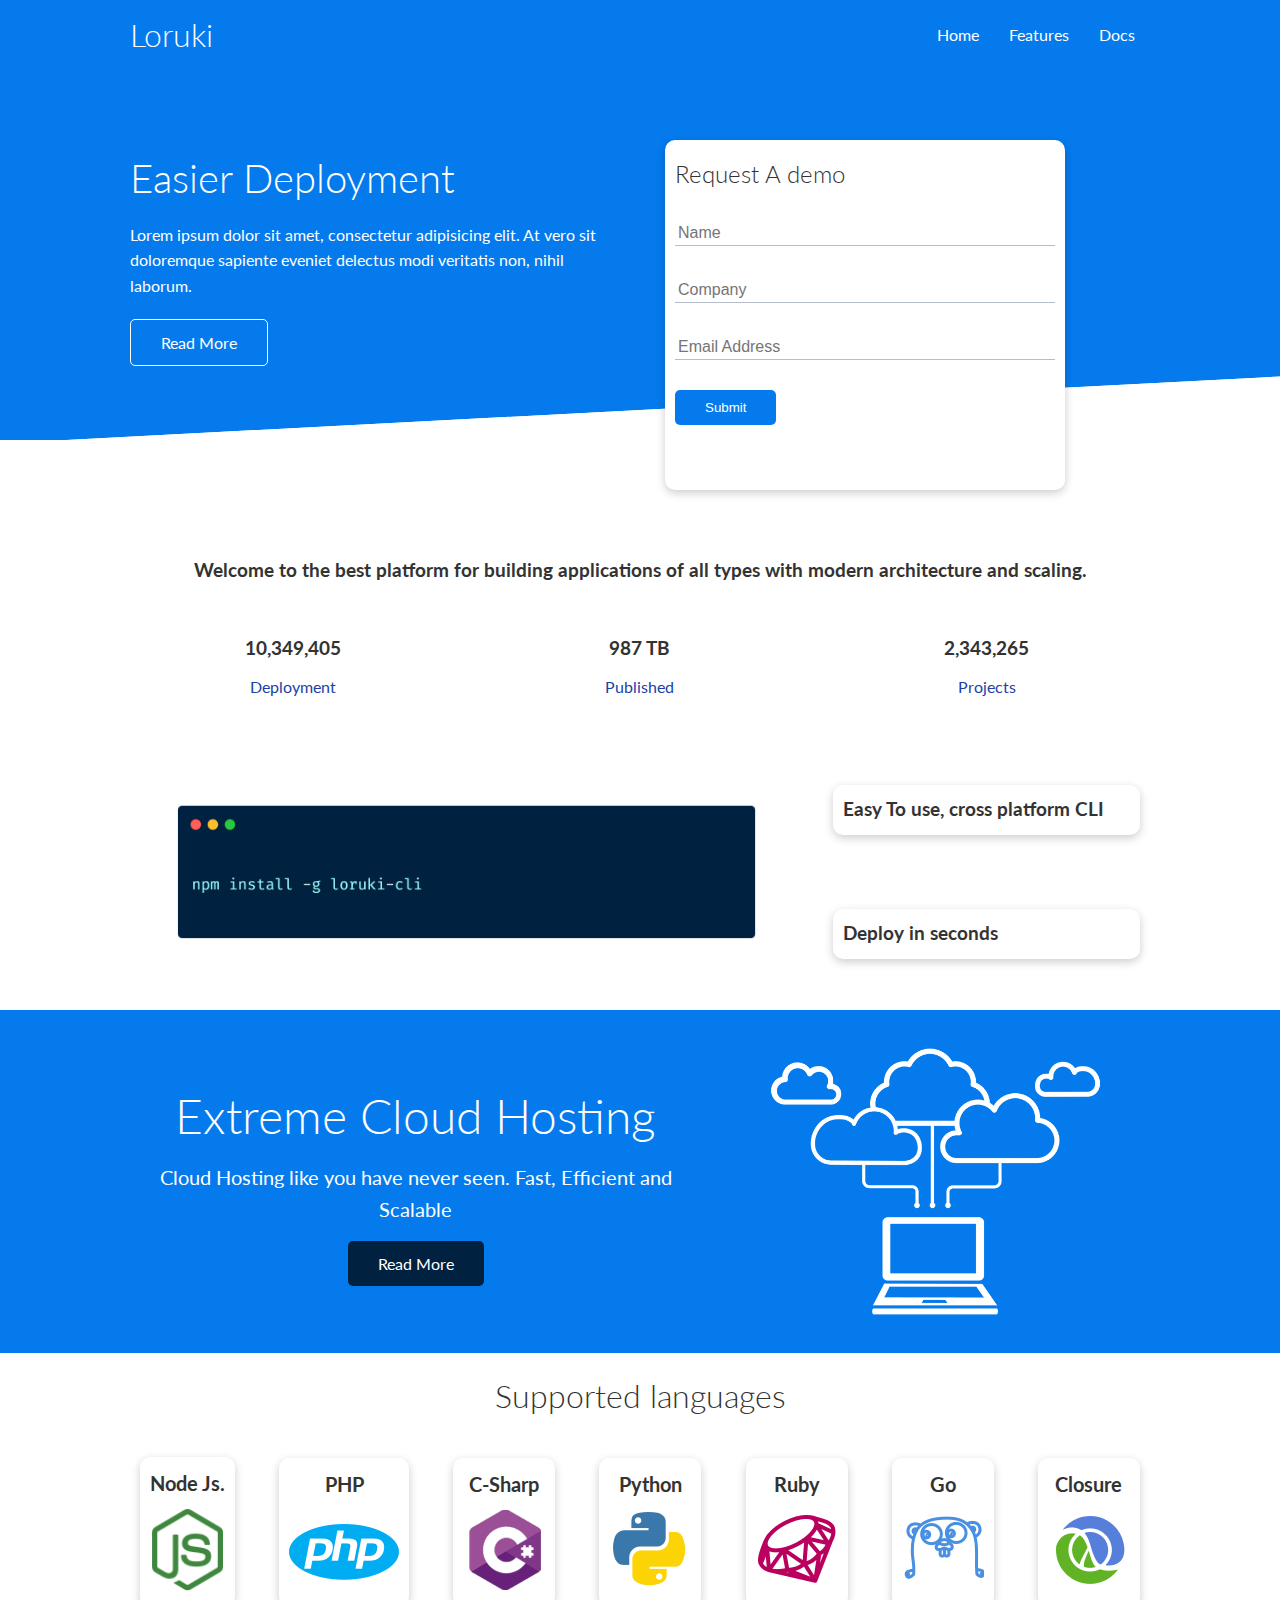
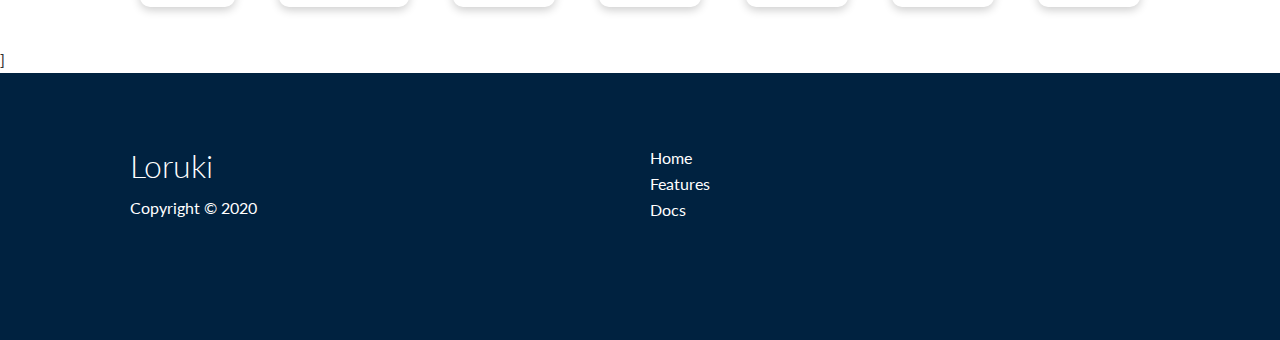
<file: index.html>
<!DOCTYPE html>
<html lang="en">
<head>
    <meta charset="UTF-8">
    <meta http-equiv="X-UA-Compatible" content="IE=edge">
    <meta name="viewport" content="width=device-width, initial-scale=1.0">
<link rel="stylesheet" href="https://cdnjs.cloudflare.com/ajax/libs/font-awesome/5.15.1/css/all.min.css"
    integrity="sha512-+4zCK9k+qNFUR5X+cKL9EIR+ZOhtIloNl9GIKS57V1MyNsYpYcUrUeQc9vNfzsWfV28IaLL3i96P9sdNyeRssA=="
    crossorigin="anonymous" />
    <link rel="stylesheet" href="./css/styles.css">
    <link rel="stylesheet" href="./css/utilities.css">
    <title>Document</title>
</head>
<body>
    <!--Nav Bar  -->
  <div class="navbar">
      <div class="container flex">
         <h1 class="logo">Loruki</h1> 
      <nav>
          <ul>
              <li><a href="index.html">Home</a></li>
              <li><a href="features.html">Features</a></li>
              <li><a href="docs.html">Docs</a></li>
              
          </ul>
      </nav>
        </div>
  </div>  
<!-- Showcase -->
<section class="showcase">
    <div class="container grid">
        <div class="showcase-text">
            <h1>Easier Deployment</h1>
        <p>Lorem ipsum dolor sit amet, consectetur adipisicing elit. At vero sit doloremque sapiente eveniet delectus modi veritatis non, nihil laborum.
        </p>
        <a href="features.html" class="btn btn-outline">Read More</a>
        </div>
        <div class="showcase-form card">
            <h2>Request A demo</h2>
            <form action="https://formsubmit.co/kandkbeautyca@gmail.com" method="POST">
                <div class="form-control">
                    <input type="hidden" name="_next" value="https://despo-testwebsite.netlify.app/docs.html">
                    <input type="text" name="name" placeholder="Name" required>
                </div>
                <div class="form-control">
                    <input type="text" name="company" placeholder="Company" required>
                </div>
                <div class="form-control">
                    <input type="text" name="email" placeholder="Email Address" required>
                </div>
                <input type="submit" value ="Submit" class="btn btn-primary">
                <!-- <div class="form-control">
                    <input type="text" name="name" placeholder="Name">
                </div> -->
            </form>
        </div>
    </div>
</section>
<!-- Stats Section -->
<section class="stats">
    <div class="container">
        <h3 class="stats-heading text-center my-1"> Welcome to the best platform for building applications of all types with modern architecture and scaling.</h3>
  <div class="grid-3 text-center my-4">
      <div>
          <i class="fas fa-server fa-3x"></i>
          <h3>10,349,405</h3>
          <p class="text-secondary">Deployment</p>
      </div>
      <div><i class="fas fa-upload fa-3x"></i>
    <h3>987 TB</h3>
    <p class="text-secondary">Published</p></div>
      <div><i class="fas fa-project-diagram fa-3x"></i>
    <h3>2,343,265</h3>
    <p class="text-secondary">Projects</p></div>
  </div>
    </div>

</section>

<!-- CLI Section -->
<section class="cli">
    <div class="container grid">
  <img src="./images/cli.png" alt="">
  <div class="card">
      <h3>Easy To use, cross platform CLI</h3>

  </div>
  <div class="card">
      <h3>Deploy in seconds </h3>
  </div>
    </div>
</section>

<!-- Cloud Section -->
<section class="cloud bg-primary my-2 py-2">
    <div class="container grid">
        <div class="text-center">
            <h2 class="lg">Extreme Cloud Hosting</h2>
            <p class="lead my-1"> Cloud Hosting like  you have never seen. Fast, Efficient and Scalable</p>
       <a href="" class="btn btn-dark"> Read More</a>
        </div>
        <img src="./images/cloud.png" alt="">
    </div>

</section>

<!-- Languanges Section -->
<section class="languages">
<h2 class="md text-center my-2">
    Supported languages
</h2>
<div class="container flex">
    <div class="card">
        <h4>Node Js.</h4>
        <img src="./images/logos/node.png" alt="">
    </div>
    <div class="card">
        <h4>PHP</h4>
        <img src="./images/logos/php.png" alt="">
    </div>
    <div class="card">
        <h4>C-Sharp</h4>
        <img src="./images/logos/csharp.png" alt="">
    </div>
    <div class="card">
        <h4>Python</h4>
        <img src="./images/logos/python.png" alt="">
    </div>
    <div class="card">
        <h4>Ruby</h4>
        <img src="./images/logos/ruby.png" alt="">
    </div>
    <div class="card">
        <h4>Go</h4>
        <img src="./images/logos/go.png" alt="">
    </div>
    <div class="card">
        <h4>Closure</h4>
        <img src="./images/logos/clojure.png" alt="">
    </div>
</div>
</section>]
<!-- Footer -->
<footer class="footer bg-dark py-5">
    <div class="container grid">
        <div>
            <h1>Loruki</h1>
            <p>Copyright &copy; 2020</p>
        </div>
        <nav>
            <ul>
                <li><a href="index.html">Home</a></li>
                <li><a href="features.html">Features</a></li>
                <li><a href="docs.html">Docs</a></li>
            </ul>
        </nav>
        <div class="social">
            <a href="#"><i class="fab fa-github"></i></a>
            <a href="#"><i class="fab fa-facebook"></i></a>
            
            <a href="#"><i class="fab fa-instagram"></i></a>
            <a href="#"><i class="fab fa-twitter"></i></a>
        </div>
    </div>
</footer>
</body>
</html>
</file>
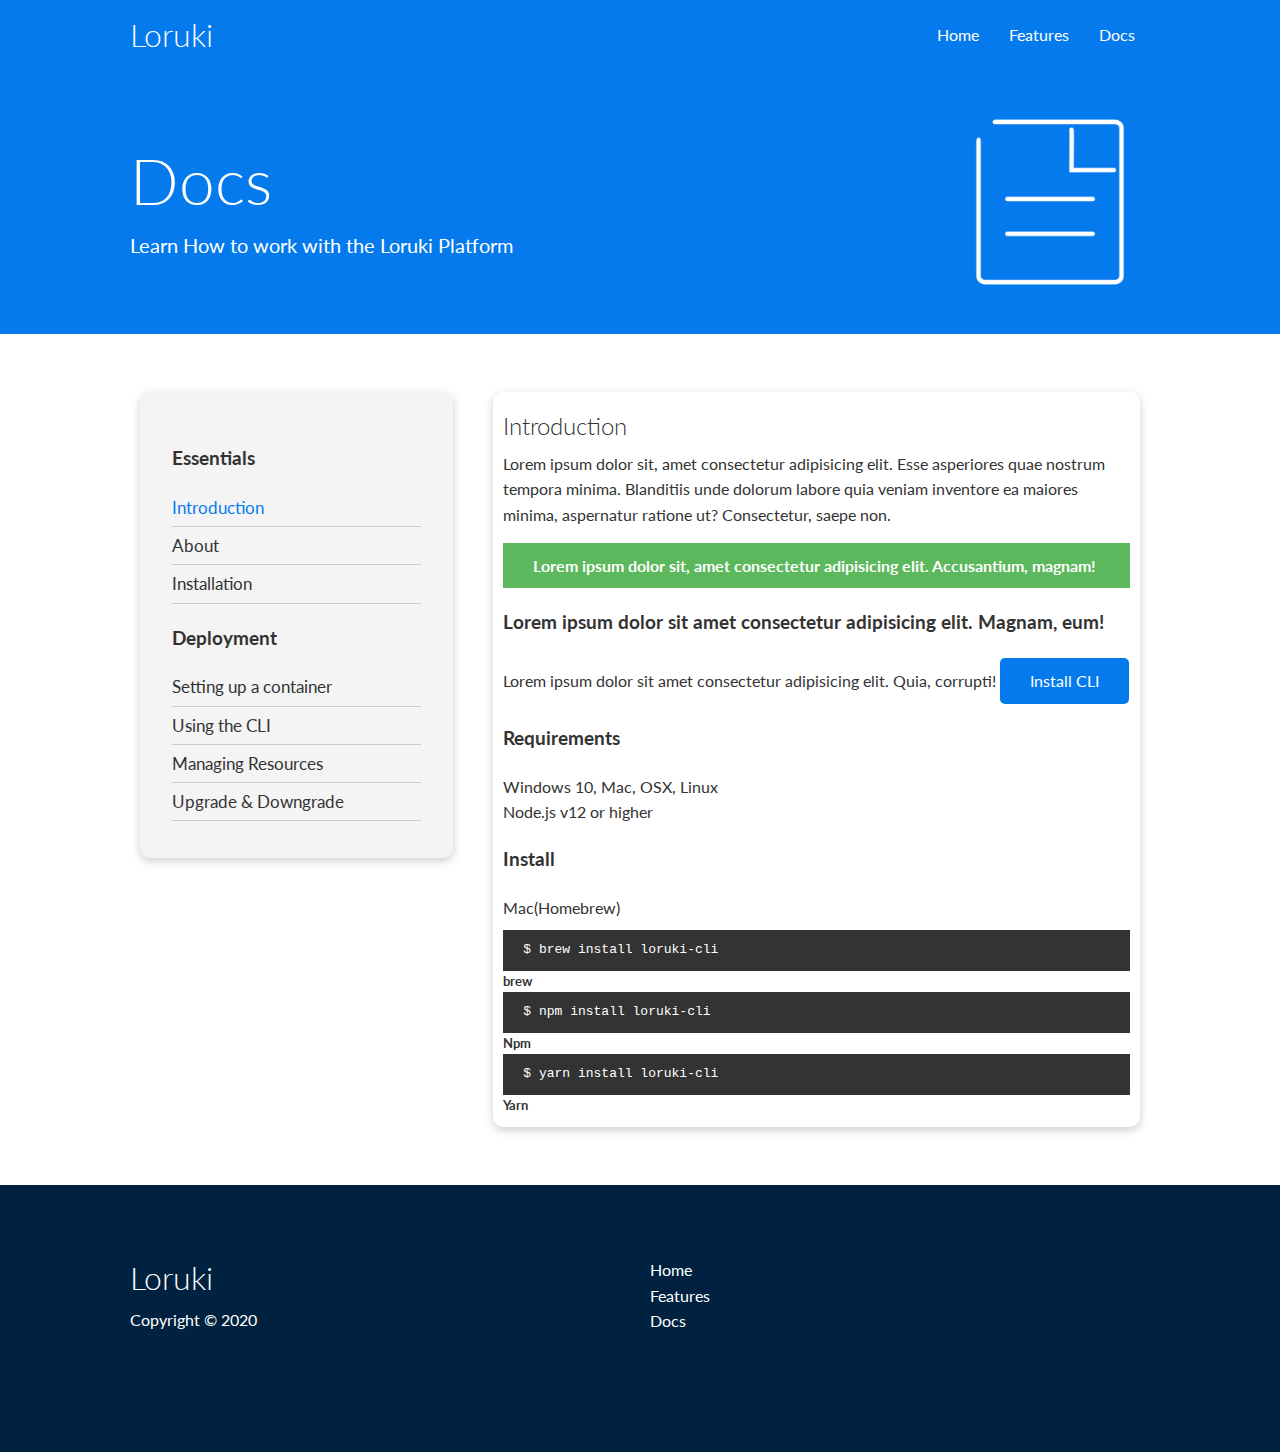
<file: docs.html>
<!DOCTYPE html>
<html lang="en">

<head>
    <meta charset="UTF-8">
    <meta http-equiv="X-UA-Compatible" content="IE=edge">
    <meta name="viewport" content="width=device-width, initial-scale=1.0">
    <link rel="stylesheet" href="https://cdnjs.cloudflare.com/ajax/libs/font-awesome/5.15.1/css/all.min.css"
        integrity="sha512-+4zCK9k+qNFUR5X+cKL9EIR+ZOhtIloNl9GIKS57V1MyNsYpYcUrUeQc9vNfzsWfV28IaLL3i96P9sdNyeRssA=="
        crossorigin="anonymous" />
    <link rel="stylesheet" href="./css/styles.css">
    <link rel="stylesheet" href="./css/utilities.css">
    <title>Document</title>
</head>

<body>
    <!--Nav Bar  -->
    <div class="navbar">
        <div class="container flex">
            <h1 class="logo">Loruki</h1>
            <nav>
                <ul>
                    <li><a href="index.html">Home</a></li>
                    <li><a href="features.html">Features</a></li>
                    <li><a href="docs.html">Docs</a></li>

                </ul>
            </nav>
        </div>
    </div>

    <!-- Head Section -->

    <section class="docs-head bg-primary py-3">
        <div class="container grid">
            <div>
                <h1 class="xl">Docs</h1>
                <p class="lead">
                    Learn How to work with the Loruki Platform
                </p>
            </div>
            <img src="./images/docs.png" alt="">
        </div>
    </section>

   <!-- Docs Main -->

   <section class="docs-main my-4">
       <div class="container grid">
           <div class="card bg-light p-3">
             <h3 class="my-2">Essentials</h3>  
             <nav>

                <ul>
                    <li><a href="#" class="text-primary">Introduction</a></li>
                    <li><a href="#">About</a></li>
                    <li><a href="#">Installation</a></li>
                </ul>
                
             </nav>
            <h3 class="my-2">Deployment</h3>
            <nav>
                <ul>
                    <li><a href="#">Setting up a container</a></li>
                    <li><a href="#">Using the CLI</a></li>
                    <li><a href="#">Managing Resources</a></li>
                    <li><a href="#">Upgrade & Downgrade</a></li>
                </ul>
            </nav>
           </div>
           <div class="card">
               <h2>Introduction</h2>
               <p>Lorem ipsum dolor sit, amet consectetur adipisicing elit. Esse asperiores quae nostrum tempora minima. Blanditiis unde dolorum labore quia veniam inventore ea maiores minima, aspernatur ratione ut? Consectetur, saepe non.</p>
               <div class="alert alert-success">
                   <i class="fas fa-info"></i>
                   Lorem ipsum dolor sit, amet consectetur adipisicing elit. Accusantium, magnam!

               </div>
               <h3>Lorem ipsum dolor sit amet consectetur adipisicing elit. Magnam, eum!</h3>
           Lorem ipsum dolor sit amet consectetur adipisicing elit. Quia, corrupti!
            <a href="#" class="btn btn-primary">Install CLI</a>
        <h3>Requirements</h3>
        <ul>
            <li>Windows 10, Mac, OSX, Linux</li>
            <li>Node.js v12 or higher</li>
        </ul>
        <h3>Install</h3>
        <p>Mac(Homebrew)</p>
        <pre><code>$ brew install loruki-cli</code></pre>
        <h5>brew</h5>
        <pre><code>$ npm install loruki-cli</code></pre>
        <h5>Npm</h5>
        <pre><code>$ yarn install loruki-cli</code></pre>
        <h5>Yarn</h5>
        </div>
       </div>

   </section>

    <!-- Footer -->
    <footer class="footer bg-dark py-5">
        <div class="container grid">
            <div>
                <h1>Loruki</h1>
                <p>Copyright &copy; 2020</p>
            </div>
            <nav>
                <ul>
                    <li><a href="index.html">Home</a></li>
                    <li><a href="features.html">Features</a></li>
                    <li><a href="docs.html">Docs</a></li>
                </ul>
            </nav>
            <div class="social">
                <a href="#"><i class="fab fa-github"></i></a>
                <a href="#"><i class="fab fa-facebook"></i></a>

                <a href="#"><i class="fab fa-instagram"></i></a>
                <a href="#"><i class="fab fa-twitter"></i></a>
            </div>
        </div>
    </footer>
</body>

</html>
</file>
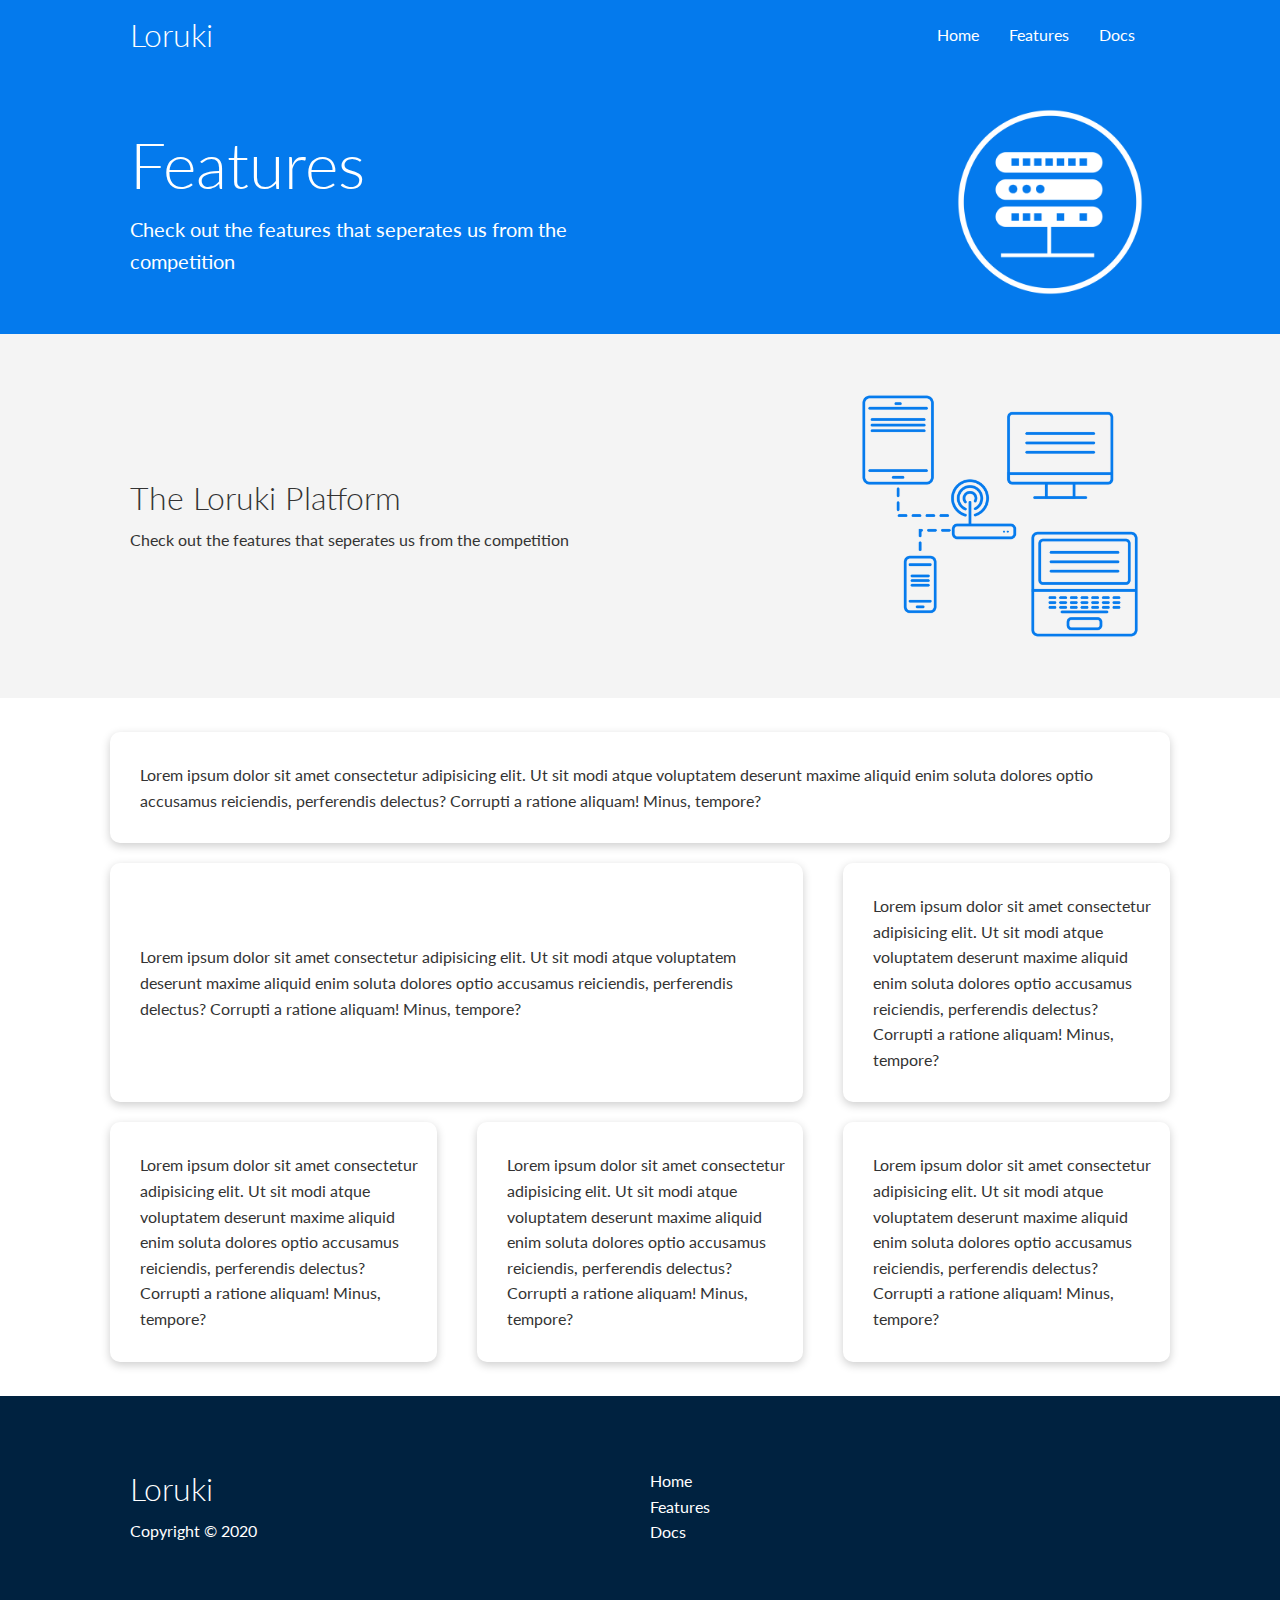
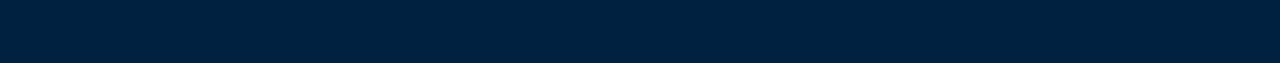
<file: features.html>
<!DOCTYPE html>
<html lang="en">

<head>
    <meta charset="UTF-8">
    <meta http-equiv="X-UA-Compatible" content="IE=edge">
    <meta name="viewport" content="width=device-width, initial-scale=1.0">
    <link rel="stylesheet" href="https://cdnjs.cloudflare.com/ajax/libs/font-awesome/5.15.1/css/all.min.css"
        integrity="sha512-+4zCK9k+qNFUR5X+cKL9EIR+ZOhtIloNl9GIKS57V1MyNsYpYcUrUeQc9vNfzsWfV28IaLL3i96P9sdNyeRssA=="
        crossorigin="anonymous" />
    <link rel="stylesheet" href="./css/styles.css">
    <link rel="stylesheet" href="./css/utilities.css">
    <title>Document</title>
</head>

<body>
    <!--Nav Bar  -->
    <div class="navbar">
        <div class="container flex">
            <h1 class="logo">Loruki</h1>
            <nav>
                <ul>
                    <li><a href="index.html">Home</a></li>
                    <li><a href="features.html">Features</a></li>
                    <li><a href="docs.html">Docs</a></li>

                </ul>
            </nav>
        </div>
    </div>
  
<!-- Head Section -->

<section class="features-head bg-primary py-3">
    <div class="container grid">
        <div>
            <h1 class="xl">Features</h1>
            <p class="lead">
                Check out the features that seperates us from the competition
            </p>
        </div>
        <img src="./images/server.png" alt="">
    </div>
</section>

<!-- Sub Head -->
<section class="features-sub-head bg-light py-3">
    <div class="container grid">
        <div>
            <h1 class="md">The Loruki Platform</h1>
            <p>
                Check out the features that seperates us from the competition
            </p>
        </div>
        <img src="./images/server2.png" alt="">
    </div>
</section>

<!-- Features Main Section -->
<section class="features-main my-2">
    <div class="container grid-3">
        <div class="card flex">
            <i class="fas fa-server fa-4x"></i>
                <p>Lorem ipsum dolor sit amet consectetur adipisicing elit. Ut sit modi atque voluptatem deserunt maxime aliquid enim soluta dolores optio accusamus reiciendis, perferendis delectus? Corrupti a ratione aliquam! Minus, tempore?</p>
           </div>
         <div class="card flex">
            <i class="fas fa-server fa-4x"></i>
                <p>Lorem ipsum dolor sit amet consectetur adipisicing elit. Ut sit modi atque voluptatem deserunt maxime aliquid
                    enim soluta dolores optio accusamus reiciendis, perferendis delectus? Corrupti a ratione aliquam! Minus,
                    tempore?</p>
            
        </div>
        
         <div class="card flex">
            <i class="fas fa-server fa-3x"></i>
                <p>Lorem ipsum dolor sit amet consectetur adipisicing elit. Ut sit modi atque voluptatem deserunt maxime aliquid
                    enim soluta dolores optio accusamus reiciendis, perferendis delectus? Corrupti a ratione aliquam! Minus,
                    tempore?</p>
            
        </div>
        <div class="card flex">
            <i class="fas fa-server fa-3x"></i>
                <p>Lorem ipsum dolor sit amet consectetur adipisicing elit. Ut sit modi atque voluptatem deserunt maxime aliquid
                    enim soluta dolores optio accusamus reiciendis, perferendis delectus? Corrupti a ratione aliquam! Minus,
                    tempore?</p>
            
        </div>  
        <div class="card flex">
            <i class="fas fa-server fa-3x"></i>
                <p>Lorem ipsum dolor sit amet consectetur adipisicing elit. Ut sit modi atque voluptatem deserunt maxime aliquid
                    enim soluta dolores optio accusamus reiciendis, perferendis delectus? Corrupti a ratione aliquam! Minus,
                    tempore?</p>
           
        </div>
        <div class="card flex">
            <i class="fas fa-server fa-3x"></i>
                <p>Lorem ipsum dolor sit amet consectetur adipisicing elit. Ut sit modi atque voluptatem deserunt maxime aliquid
                    enim soluta dolores optio accusamus reiciendis, perferendis delectus? Corrupti a ratione aliquam! Minus,
                    tempore?</p>
            
        </div>
    </div>
</section>

    <!-- Footer -->
    <footer class="footer bg-dark py-5">
        <div class="container grid">
            <div>
                <h1>Loruki</h1>
                <p>Copyright &copy; 2020</p>
            </div>
            <nav>
                <ul>
                    <li><a href="index.html">Home</a></li>
                    <li><a href="features.html">Features</a></li>
                    <li><a href="docs.html">Docs</a></li>
                </ul>
            </nav>
            <div class="social">
                <a href="#"><i class="fab fa-github"></i></a>
                <a href="#"><i class="fab fa-facebook"></i></a>

                <a href="#"><i class="fab fa-instagram"></i></a>
                <a href="#"><i class="fab fa-twitter"></i></a>
            </div>
        </div>
    </footer>
</body>

</html>
</file>
<file: css/styles.css>
* {
  box-sizing: border-box;
  padding: 0;
  margin: 0;
}

body {
  font-family: "Lato", sans-serif;
  color: #333;
  line-height: 1.6;
}

ul {
  list-style-type: none;
}

a {
  text-decoration: none;
  color: #333;
}

h1,
h2 {
  font-weight: 300;
  line-height: 1.2;
  margin: 10px 0;
}

p {
  margin: 10px 0;
}

img {
  width: 100%;
}

/* Navbar */
.navbar {
  background-color: var(--primary-color);
  color: #fff;
  height: 70px;
}
.navbar .flex {
  justify-content: space-between;
}

.navbar ul {
  display: flex;
}

.navbar a {
  color: #fff;
  padding: 10px;
  margin: 0 5px;
}

.navbar a:hover {
  border-bottom: 1px #fff solid;
}

.btn {
  display: inline-block;
  padding: 10px 30px;
  cursor: pointer;
  background: var(--primary-color);
  color: #fff;
  border: none;
  border-radius: 5px;
}

.btn-outline {
  background-color: transparent;
  border: 1px #fff solid;
}

.btn:hover {
  transform: scale(0.98);
}

/* ShowCase Settings for the index.html
Various design styles for that page*/

.showcase {
  background-color: var(--primary-color);
  color: #fff;
  position: relative;
}

.showcase h1 {
  font-size: 40px;
  margin: left 30px;
}

.showcase p {
  margin: 20px 0;
  margin: left 30px;
}

.showcase .grid {
  display: grid;
  overflow: visible;
  /* grid-template-columns: 55% auto; */
  gap: 30px;
}
.showcase-text {
  animation: slideInFromLeft 1s ease-in;
}

.showcase-form {
  position: relative;
  top: 60px;
  height: 350px;
  width: 400px;
  padding: 40px;
  z-index: 100;
  /* justify-self: flex-end;*/
  animation: slideInFromRight 1s ease-in;
}

.showcase-form .form-control {
  margin: 30px 0;
}

.showcase-form input[type="text"],
.showcase-form input[type="email"] {
  border: 0;
  border-bottom: 1px solid #b4becb;
  width: 100%;
  padding: 3px;
  font-size: 16px;
}

.showcase-form input:focus {
  outline: none;
}

.showcase::before,
.showcase::after {
  content: "";
  position: absolute;
  height: 100px;
  bottom: -70px;
  right: 0;
  left: 0;
  background: #fff;
  transform: skewY(-3deg);
  -webkit-transform: skewY(-3deg);
  -moz-transform: skewY(-3deg);
  -ms-transform: skewY(-3deg);
}
/*Stats Alignment/Configuration of 
Stats section of index.html*/

.stats {
  padding-top: 100px;
  animation: slideInFromBottom 1s ease-in;
}

.stats-heading {
  width: 100%;
  margin-bottom: 10px;
  margin: auto;
}

.stats .grid h3 {
  font-size: 35px;
}

.stats .grid p {
  font-size: 20px;
  font-weight: bold;
}

/* CLI Section of index.html */

.cli .grid {
  grid-template-columns: repeat(3, 1fr);
  grid-template-rows: repeat(2, 1fr);
}

.cli .grid > *:first-child {
  grid-column: 1 / span 2;
  grid-row: 1 / span 2;
}

/* .cloud {
  display: grid;
  grid-template-columns: 4fr, 3fr;
  justify-content: center;
  align-items: center;
  height: 100%;
} */

/* CLoud Section of index.html */

.cloud .grid {
  grid-template-columns: 4fr 3fr;
}

/* Text Properties */
/* Text sizes */

/* Languages Section of Index.html*/

.languages .flex {
  flex-wrap: wrap;
}

.languages .card {
  text-align: center;
  margin: 18px 10px 40px;
  transition: transform 0.2s ease-in;
}

.languages .card h4 {
  font-size: 20px;
  margin-bottom: 10px;
}

.languages .card:hover {
  transform: translateY(-15px);
}

/* Features.html Section*/

.features-head img,
.docs-head img {
  width: 200px;
  justify-self: flex-end;
}

.features-sub-head img {
  width: 300px;
  justify-self: flex-end;
}

.features-main .card > i {
  margin-right: 20px;
}

.features-main .grid-3 {
  padding: 10px;
}

.features-main p {
  font-size: 1em;
}
.features-main .grid-3 > *:first-child {
  grid-column: 1 / span 3;
}

.features-main .grid-3 > *:nth-child(2) {
  grid-column: 1 / span 2;
}

/* Docs.html */
.docs-main h3 {
  margin: 20px 0;
}

.docs-main .grid {
  grid-template-columns: 1fr 2fr;
  align-items: flex-start;
}

.docs-main nav li {
  font-size: 17px;
  padding-bottom: 5px;
  margin-bottom: 5px;
  border-bottom: 1px #ccc solid;
}

.docs-main a:hover {
  font-weight: bold;
}

.footer .social a {
  margin: 0 10px;
}

/* Animations */
@keyframes slideInFromLeft {
  0% {
    transform: translateX(-100%);
  }

  100% {
    transform: translateX(0);
  }
}

@keyframes slideInFromRight {
  0% {
    transform: translateX(100%);
  }

  100% {
    transform: translateX(0);
  }
}

@keyframes slideInFromTop {
  0% {
    transform: translateY(-100%);
  }

  100% {
    transform: translateX(0);
  }
}

@keyframes slideInFromBottom {
  0% {
    transform: translateY(100%);
  }

  100% {
    transform: translateX(0);
  }
}

@media (max-width: 768px) {
  .grid,
  .grid-3,
  .showcase .grid,
  .stats .grid,
  .cli .grid,
  .cloud .grid,
  .features-main .grid .grid-3,
  .docs-main .grid {
    grid-template-columns: 1fr;
    grid-template-rows: 1fr;
  }
  .showcase {
    height: auto;
  }
  .showcase-text {
    text-align: center;
    margin-top: 40px;
    animation: slideInFromTop 1s ease-in;
  }
  .showcase-form {
    justify-self: center;
    margin: auto;
  }
  .cli .grid > *:first-child {
    grid-column: 1;
    grid-row: 1;
  }
  .features-head,
  .features-sub-head,
  .docs-head {
    text-align: center;
  }

  .features-head img,
  .features-sub-head img,
  .docs-head img {
    justify-self: center;
  }

  .features-main .grid-3 > *:first-child,
  .features-main .grid-3 > *:nth-child(2) {
    grid-column: 1;
  }
}

@media (max-width: 500px) {
  .navbar {
    height: 110px;
  }
  .navbar .flex {
    flex-direction: column;
  }
  .navbar ul {
    padding: 10px;
    background-color: rgba(0, 0, 0, 0.1);
  }
  .showcase-form {
    width: 300px;
  }
  .stats .container {
    animation: slideInFromTop 1s ease-in;
  }
}
</file>
<file: css/utilities.css>
/* Utilities File*/

@import url("https://fonts.googleapis.com/css2?family=Lato:wght@300&display=swap");

:root {
  --primary-color: #047aed;
  --secondary-color: #1c3fa8;
  --dark-color: #002240;
  --light-color: #f4f4f4;
  --success-color: #5cb85c;
  --error-color: #d9534f;
}

/* [ 1 ]. This class is used as a container for page dimensions etc */

.container {
  max-width: 1100px;
  margin: 0 auto;
  /* overflow: auto; */
  padding: 0 40px;
}
/*  End of [ 1 ]. */

/* [ 2 ].This utility is used to help with 
Flexbox on desired pages */

.flex {
  display: flex;
  justify-content: space-between;
  align-items: center;
  height: 100%;
}
/* END of [ 2 ]. */

/* [ 3 ]. This utility is used to help with a 
 display of two column Grids on desired pages*/

.grid {
  display: grid;
  grid-template-columns: repeat(2, 1fr);
  gap: 20px;
  justify-content: center;
  align-items: center;
  height: 100%;
}
/* End of [ 3 ] */

/* [ 4 ]. This utility is used to help with a 
 display of three column Grids on desired pages*/

.grid-3 {
  display: grid;
  grid-template-columns: repeat(3, 1fr);
  justify-content: center;
  align-items: center;
  height: 100%;
  gap: 20px;
}
/* End of [ 4 ].  */

/* [ 5 ]. This utility is used for the card effect on
the desired pages */

.card {
  background-color: #fff;
  color: #333;
  border-radius: 10px;
  box-shadow: 0 3px 10px rgba(0, 0, 0, 0.2);
  padding: 10px;
  margin: 10px;
}
/* End of [ 5 ].  */

/* [ 6 ]. These utilities cover the backgrounds, buttons of 
all different styles on all pages */

.bg-primary,
.btn-primary {
  background-color: var(--primary-color);
  color: #fff;
}
.bg-secondary,
.btn-secondary {
  background-color: var(--secondary-color);
  color: #fff;
}

.bg-dark,
.btn-dark {
  background-color: var(--dark-color);
  color: #fff;
}

.bg-light,
.btn-light {
  background-color: var(--light-color);
  color: #333;
}

.bg-primary a,
.btn-primary a,
.bg-secondary a,
.btn-secondary a,
.bg-dark a,
.btn-dark a {
  color: #fff;
}

.text-primary {
  color: var(--primary-color);
}

.text-secondary {
  color: var(--secondary-color);
}

.text-dark {
  color: var(--dark-color);
}

.text-light {
  color: var(--light-color);
}

.text-center {
  text-align: center;
}

.alert {
  background-color: var(--light-color);
  padding: 10px 20px;
  font-weight: bold;
  margin: 15px 0;
}

.alert i {
  margin-right: 10px;
}

.alert-success {
  background-color: var(--success-color);
  color: #fff;
}

.alert-error {
  background-color: var(--error-color);
  color: #fff;
}

code,
pre {
  background: #333;
  color: #fff;
  padding: 10px;
}

.lead {
  font-size: 20px;
}

.sm {
  font-size: 1rem;
}

.md {
  font-size: 2rem;
}

.lg {
  font-size: 3rem;
}

.xl {
  font-size: 4rem;
}

.my-1 {
  margin: 1rem 0;
}

.my-2 {
  margin: 1.5rem 0;
}

.my-3 {
  margin: 2rem 0;
}

.my-4 {
  margin: 3rem 0;
}

.my-5 {
  margin: 4rem 0;
}

.m-1 {
  margin: 1rem;
}

.m-2 {
  margin: 1.5rem;
}

.m-3 {
  margin: 2rem;
}

.m-4 {
  margin: 3rem;
}
.my-1 {
  margin: 1rem 0;
}

.my-2 {
  margin: 1.5rem 0;
}

.my-3 {
  margin: 2rem 0;
}

.my-4 {
  margin: 3rem 0;
}

.my-5 {
  margin: 4rem 0;
}

.m-1 {
  margin: 1rem;
}

.m-2 {
  margin: 1.5rem;
}

.m-3 {
  margin: 2rem;
}

.m-4 {
  margin: 3rem;
}
.m-5 {
  margin: 4rem;
}

/* Padding */
.py-1 {
  padding: 1rem 0;
}

.py-2 {
  padding: 1.5rem 0;
}

.py-3 {
  padding: 2rem 0;
}

.py-4 {
  padding: 3rem 0;
}

.py-5 {
  padding: 4rem 0;
}

.p-1 {
  padding: 1rem;
}

.p-2 {
  padding: 1.5rem;
}

.p-3 {
  padding: 2rem;
}

.p-4 {
  padding: 3rem;
}

.p-5 {
  padding: 4rem;
}
/* End of [ 6 ].  */

/*[ 7 ]. Media Queries*/

@media (max-width: 768px) {
  .grid,
  .grid-3,
  .showcase .grid,
  .stats .grid,
  .cli .grid,
  .cloud .grid,
  .features-main .grid .grid-3,
  .docs-main .grid {
    grid-template-columns: 1fr;
    grid-template-rows: 1fr;
  }
  .showcase {
    height: auto;
  }
  .showcase-text {
    text-align: center;
    margin-top: 40px;
    animation: slideInFromTop 1s ease-in;
  }
  .showcase-form {
    justify-self: center;
    margin: auto;
    animation: slideInFromBottom 1s ease-in;
  }
  .cli .grid > *:first-child {
    grid-column: 1;
    grid-row: 1;
  }
  .features-head,
  .features-sub-head,
  .docs-head {
    text-align: center;
  }

  .features-head img,
  .features-sub-head img,
  .docs-head img {
    justify-self: center;
  }

  .features-main .grid-3 > *:first-child,
  .features-main .grid-3 > *:nth-child(2) {
    grid-column: 1;
  }
}

@media (max-width: 500px) {
  .navbar {
    height: 110px;
  }
  .navbar .flex {
    flex-direction: column;
  }
  .navbar ul {
    padding: 10px;
    background-color: rgba(0, 0, 0, 0.1);
  }
  .showcase-form {
    width: 300px;
  }
}
/* End of [ 7 ]. */
</file>
